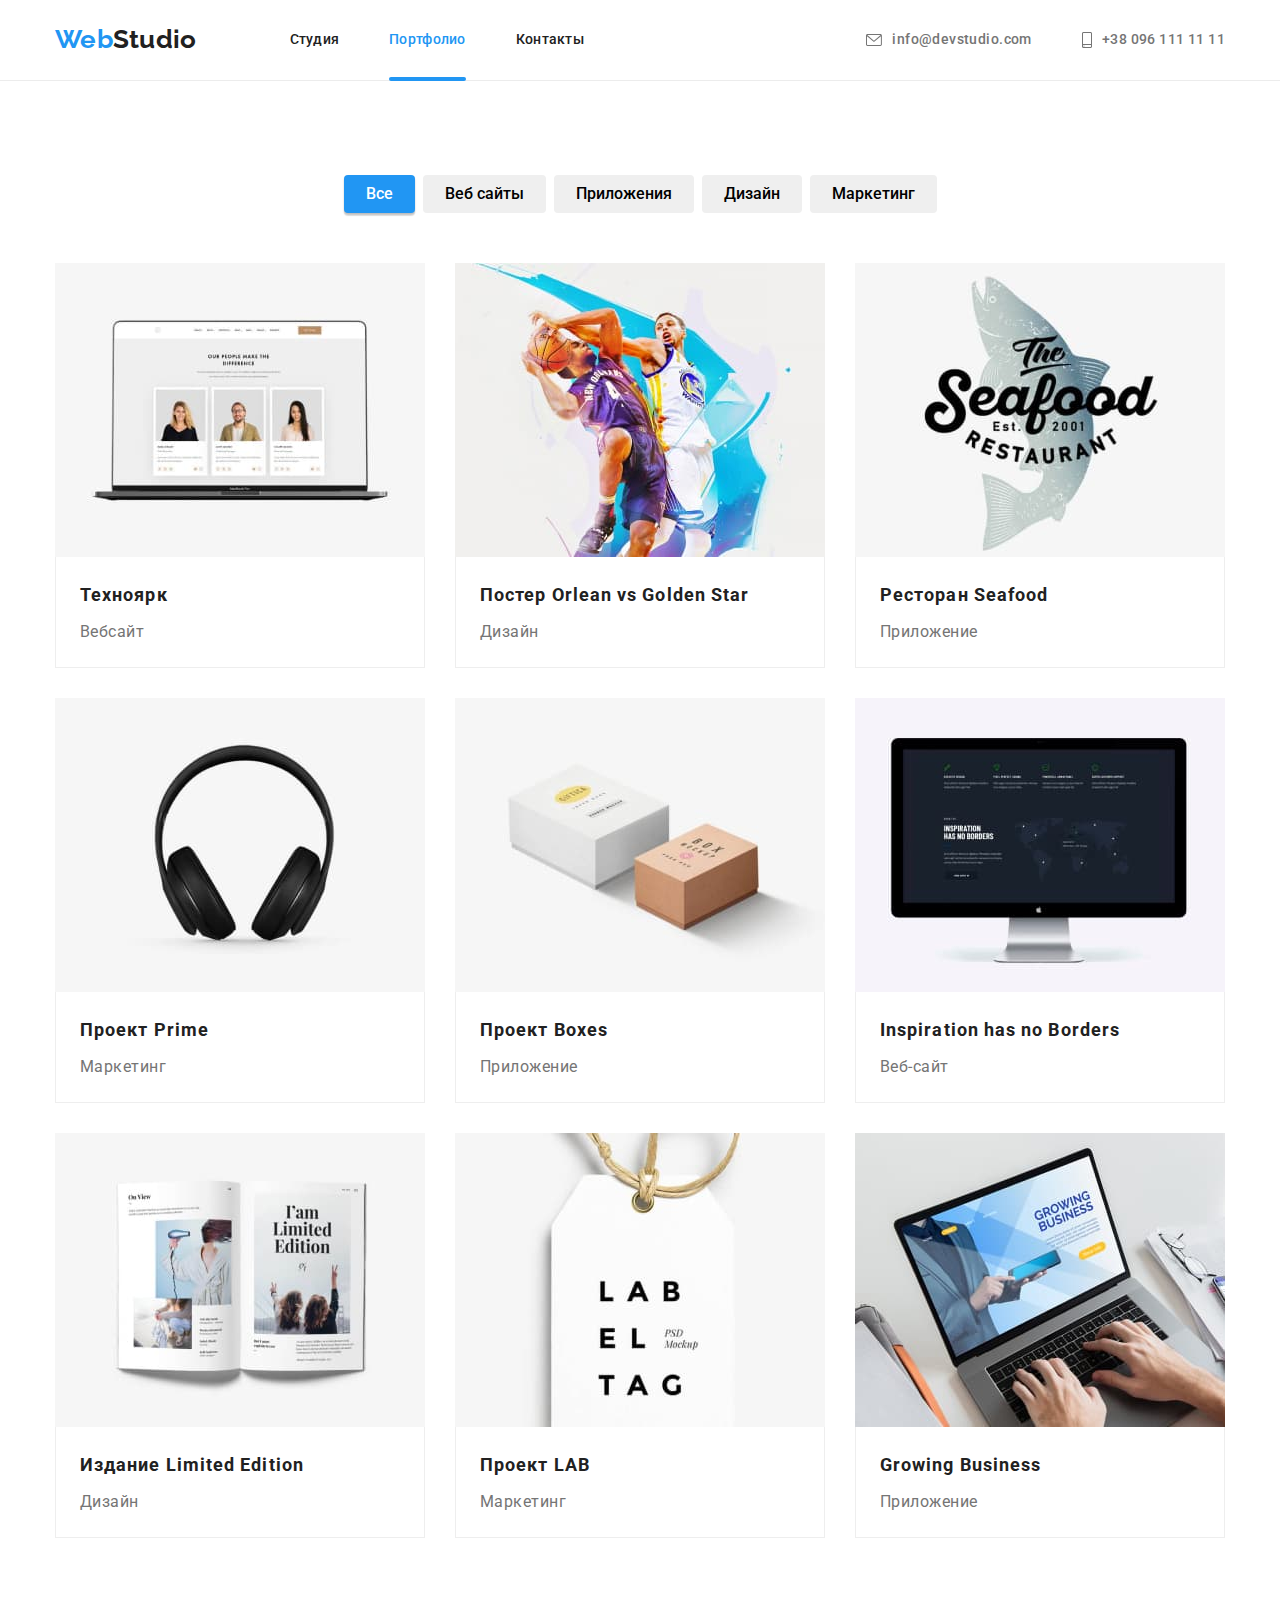
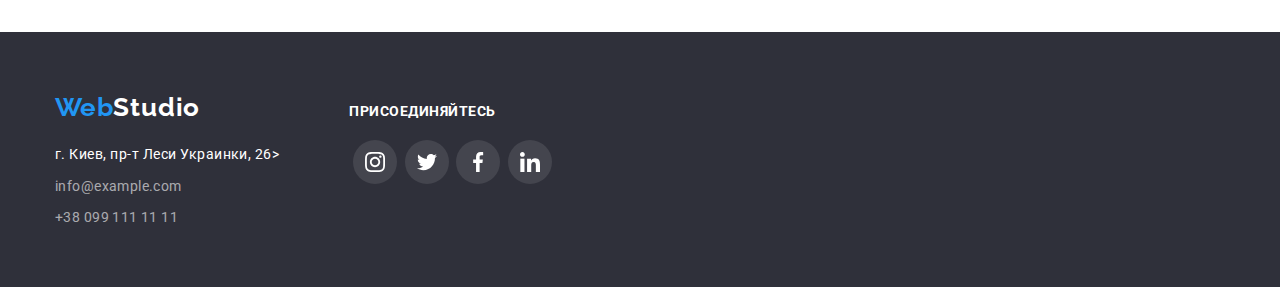
<file: portfolio.html>
<!DOCTYPE html>
<html lang="ru">
<head>
    <meta charset="UTF-8">
    <meta http-equiv="X-UA-Compatible" content="IE=edge">
    <meta name="viewport" content="width=device-width, initial-scale=1.0">
    <title>WebStudio</title>
    <link rel="preconnect" href="https://fonts.googleapis.com">
    <link rel="preconnect" href="https://fonts.gstatic.com" crossorigin>
    <link rel="stylesheet" href="https://fonts.googleapis.com/css2?family=Raleway:wght@700&amp;family=Roboto:wght@400;500;700;900&amp;display=swap">
    <link rel="stylesheet" href="https://cdnjs.cloudflare.com/ajax/libs/modern-normalize/1.1.0/modern-normalize.min.css">
    <link rel="stylesheet" href="./css/styles.css">
</head>
<body>
        <header class="header-border">
        
            <div class="link-nav container">
        
                <nav class="link-nav">
        
                    <a href="./index.html" class="logo-text" lang="en">Web<span class="logo-accent">Studio</span>
                    </a>
        
                    <ul class="list link-nav-menu">
        
                        <li class="nav-menu-item">
                            <a href="./index.html" class="link-nav link-nav-text link ">Студия</a>
                        </li>
        
                        <li class="nav-menu-item">
                            <a href="./portfolio.html" class="link-nav link-nav-text link current">Портфолио</a>
                        </li>
        
                        <li class="nav-menu-item">
                            <a href="" class="link-nav link-nav-text link">Контакты</a>
                        </li>
        
                    </ul>
                </nav>
        
        
                <ul class="list link-nav-contact">
                    <li class="nav-contact-item">
                        <a href="mailto:info@devstudio.com" class="contacts-text link">
                            <svg class="nav-icons" width="16" height="12">
                                <use href="./images/icons.svg#envelope-hover-2"></use>
                            </svg>
                            info@devstudio.com
                        </a>
                    </li>
                    <li class="nav-contact-item">
                        <a href="tel:+380961111111" class="contacts-text link">
                            <svg class="nav-icons" width="10" height="16">
                                <use href="./images/icons.svg#smartphone-8"></use>
                            </svg>
                            +38 096 111 11 11
                        </a>
                    </li>   
        
                </ul>
            </div>
        
        </header>
    <!--main-content-->
<main>
    <!--filter-list-->
    <section class="section">

        <div class="container">
            <!--Заголовок будет скрыт-->
            <h1 class="visually-hidden">Наши роботы</h1>
            
                <ul class="list works-buttons">
                    <li class="work-button-li">
                        <button type="button" class="filter-button button-current">Все</button>
                    </li>

                    <li class="work-button-li">
                        <button type="button" class="filter-button">Веб сайты</button>
                    </li>

                    <li class="work-button-li">
                        <button type="button" class="filter-button">Приложения</button>
                    </li>

                    <li class="work-button-li">
                        <button type="button" class="filter-button">Дизайн</button>
                    </li>

                    <li class="work-button-li">
                        <button type="button" class="filter-button">Маркетинг</button>
                    </li>
                </ul>

        <ul class="list cards">
            <li class="list cards-item">
                        <a href="" class="link our-product-link">
                        <div class="our-produkt-wrap">
                            <img class="img" src="./images/note-book.jpg" alt="открытый ноутбук" width="370" />
                            <p class="our-produkt-description">Технокряк это современная площадка распространения коронавируса. 
                                 Компании используют эту платформу для цифрового 
                                шпионажа и атак на защищённые сервера конкурентов.
                            </p>
                        </div>
                    <div class="text-box">
                        <h2 class="our-product-title" >Техноярк</h2>
                        <p class="our-product-text">Вебсайт</p>
                    </div>
                </a>
            </li>
            <li class="list cards-item">
                    <a href="" class="link our-product-link">
                    <div class="our-produkt-wrap">
                        <img src="./images/New-Orlean-vs-Golden-Star.jpg" alt="два баскетболиста борятся за мяч" width="370" />
                        <p class="our-produkt-description">Технокряк это современная площадка распространения коронавируса.
                            Компании используют эту платформу для цифрового
                            шпионажа и атак на защищённые сервера конкурентов.
                        </p>
                    </div>
                <div class="text-box">
                    <h2 class="our-product-title">Постер 
                        <span lang="en">Orlean vs Golden Star</span>
                    </h2>
                    <p class="our-product-text">Дизайн</p>
                </div>
            </a>
            </li>
            
            <li class="list cards-item">
                    <a href="" class="link our-product-link">
                    <div class="our-produkt-wrap">
                        <img src="./images/Seafood.jpg" alt="логотип ресторана сеафуд" width="370" />
                        <p class="our-produkt-description">Технокряк это современная площадка распространения коронавируса.
                            Компании используют эту платформу для цифрового
                            шпионажа и атак на защищённые сервера конкурентов.
                        </p>
                    </div>
                <div class="text-box">
                    <h2 class="our-product-title">Ресторан
                        <span lang="en">Seafood</span>
                    </h2>
                    <p class="our-product-text">Приложение</p>
                </div>
            </a>
            </li>
            
            <li class="list cards-item">
                    <a href="" class="link our-product-link">
                    <div class="our-produkt-wrap">
                        <img src="./images/head-fones-prime.jpg" alt="наушники" width="370"  />
                        <p class="our-produkt-description">Технокряк это современная площадка распространения коронавируса.
                            Компании используют эту платформу для цифрового
                            шпионажа и атак на защищённые сервера конкурентов.
                        </p>
                    </div>
                <div class="text-box">
                    <h2 class="our-product-title">Проект
                        <span lang="en">Prime</span>
                    </h2>
                    <p class="our-product-text">Маркетинг</p>
                </div>
            </a>
            </li>
            
            <li class="list cards-item">
                <a href="" class="link our-product-link">
                    <div class="our-produkt-wrap">
                        <img src="./images/boxes.jpg" alt="две коробки" width="370" />
                        <p class="our-produkt-description">Технокряк это современная площадка распространения коронавируса.
                            Компании используют эту платформу для цифрового
                            шпионажа и атак на защищённые сервера конкурентов.
                        </p>
                    </div>
                <div class="text-box">
                    <h2 class="our-product-title">Проект
                        <span lang="en">Boxes</span>
                    </h2>
                    <p class="our-product-text">Приложение</p>
                </div>
                </a>
            </li>
           
            <li class="list cards-item">
                    <a href="" class="link our-product-link">

                    <div class="our-produkt-wrap">
                        <img src="./images/mac.jpg" alt="включенный аймак" height="370" width="370" />
                        <p class="our-produkt-description">Технокряк это современная площадка распространения коронавируса.
                            Компании используют эту платформу для цифрового
                            шпионажа и атак на защищённые сервера конкурентов.
                        </p>
                    </div>
                <div class="text-box">
                    <h2 class="our-product-title" lang="en">Inspiration has no Borders</h2>
                    <p class="our-product-text">Веб-сайт</p>
                </div>
            </a>
            </li>
            <li class="list cards-item">
                    <a href="" class="link our-product-link">
                    <div class="our-produkt-wrap">
                        <img src="./images/magazine.jpg" alt="открытый журнал" width="370" />
                        <p class="our-produkt-description">Технокряк это современная площадка распространения коронавируса.
                                Компании используют эту платформу для цифрового
                                шпионажа и атак на защищённые сервера конкурентов.
                            </p>
                    </div>
                <div class="text-box">
                    <h2 class="our-product-title">Издание
                        <span lang="en">Limited Edition</span>
                    </h2>
                    <p class="our-product-text">Дизайн</p>
                </div>
                
            </a>
            </li>
            <li class="list cards-item">
                <a href="" class="link our-product-link">
                    <div class="our-produkt-wrap">
                        <img src="./images/labeltag.jpg" alt="бирка лебелтаг" width="370" />
                        <p class="our-produkt-description">Технокряк это современная площадка распространения коронавируса.
                            Компании используют эту платформу для цифрового
                            шпионажа и атак на защищённые сервера конкурентов.
                        </p>
                    </div>
                <div class="text-box">
                    <h2 class="our-product-title">Проект
                        <span lang="en">LAB</span>
                    </h2>
                    <p class="our-product-text">Маркетинг</p>
                </div>
            </a>
            </li>
            <li class="list cards-item">
                <a href="" class="link our-product-link">
                    <div class="our-produkt-wrap">
                        <img src="./images/growingbusiness.jpg" alt="человек печатает на ноутбуке" width="370" />
                        <p class="our-produkt-description">Технокряк это современная площадка распространения коронавируса.
                            Компании используют эту платформу для цифрового
                            шпионажа и атак на защищённые сервера конкурентов.
                        </p>
                    </div>
                <div class="text-box">
                    <h2 class="our-product-title" lang="en">Growing Business</h2>
                    <p class="our-product-text">Приложение</p>
                </div>
            </a>
            </li>
        </ul>
    </div>
    </section>
</main>
<!--Контакты-->
<footer class="footer">
    <div class="container footer-container">
        <div>
            <a class="logo-text-footer link" href="./index.html" lang="en">Web<span
                    class="logo-accent-footer">Studio</span>
            </a>
            <address class="">
                <ul class="addres-ul list">
                    <li class="footer-link">
                        <a href="https://goo.gl/maps/hZzf7caE62ZYmh6s7" target="_blank" rel="noopener noreferrer"
                            class="address link"> г. Киев, пр-т
                            Леси Украинки, 26>
                    </li>

                    <li class="footer-link">
                        <a href="mailto:info@example.com" class="contact-text-footer link">info@example.com</a>
                    </li>

                    <li class="footer-link">
                        <a href="tel:+380991111111" class="contact-text-footer link">+38 099 111 11 11</a>
                    </li>

                </ul>
            </address>
        </div>

        <div class="footer-icons">
            <h2 class="footer-social-title">ПРИСОЕДИНЯЙТЕСЬ</h2>
            <ul class="list footer-social-list">
                <li>
                    <a class="footer-social-link link" href="">
                        <svg class="team-icon" width="20" height="20">
                            <use href="./images/icons.svg#instagram-2-1"></use>
                        </svg>
                    </a>
                </li>
                <li>
                    <a class="footer-social-link link" href="">
                        <svg class="team-icon" width="20" height="20">
                            <use href="./images/icons.svg#twitter-1-1"></use>
                        </svg>
                    </a>
                </li>
                <li>
                    <a class="footer-social-link link" href="">
                        <svg class="team-icon" width="20" height="20">
                            <use href="./images/icons.svg#facebook-1"></use>
                        </svg>
                    </a>
                </li>
                <li>
                    <a class="footer-social-link link" href="">
                        <svg class="team-icon" width="20" height="20">
                            <use href="./images/icons.svg#linkedin-1"></use>
                        </svg>
                    </a>
                </li>

            </ul>

        </div>



    </div>

</footer>
</body>
</html>
</file>
<file: css/styles.css>
:root {
  --background-color: #2f303a;
  --main-text-color: #212121;
  --second-text-color: #757575;
  --accent-color: #2196f3;
  --first-button-text-color: #212121;
  --second-button-text-color: #ffffff;
  --animation-duration: 300ms;
  --timing-function: cubic-bezier(0.4, 0, 0.2, 1);
}

body {
  margin: 0;
  background-color: var(--second-button-text-color);
  font-family: "Roboto", sans-serif;
  letter-spacing: 0.03em;
  color: var(--main-text-color);
}

h1,
h2,
h3,
h4,
h5,
h6,
p,
ul {
  margin: 0;
  padding: 0;
}

img {
  display: block;
  max-width: 100%;
  height: auto;
}

*,
::after,
::before {
  box-sizing: border-box;
}
.visually-hidden {
  position: absolute;
  width: 1px;
  height: 1px;
  margin: -1px;
  border: 0;
  padding: 0;
  white-space: nowrap;
  clip-path: inset(100%);
  clip: rect(0 0 0 0);
  overflow: hidden;
}

.title {
  font-weight: 700;
  font-size: 36px;
  line-height: 1.17;
  text-align: center;
}

/*---------BODY---------*/
.header-border {
  border-bottom: 1px solid #ececec;
}

.logo-text {
  padding: 24px 0;
  font-family: "Raleway", sans-serif;
  font-weight: 700;
  font-size: 26px;
  line-height: 1.19;
  text-decoration: none;
  color: var(--accent-color);
}
.logo-accent {
  color: var(--main-text-color);
}
.list {
  list-style: none;
}

.link {
  text-decoration: none;
}

.container {
  width: 1200px;
  padding-left: 15px;
  padding-right: 15px;
  margin-right: auto;
  margin-left: auto;
}

.link-nav-flex {
  display: flex;
}

.link-nav {
  display: flex;
  font-size: 14px;
  font-weight: 500;
  line-height: 1.14;
  letter-spacing: 0.02em;
  color: var(--main-text-color);
  transition: color var(--animation-duration) var(--timing-function);
}

.link-nav:hover,
.link-nav:focus,
.current {
  color: var(--accent-color);
}

.link-nav-menu {
  display: flex;
  align-items: center;
  margin-left: 93px;
}

.link-nav-contact {
  margin-left: auto;
  display: flex;
  align-items: center;
}

.nav-menu-item:not(:first-child) {
  margin-left: 50px;
}

.nav-menu-item {
  position: relative;
}

.link-nav-text {
  padding: 32px 0;
}

.link-nav.current::after {
  content: "";
  position: absolute;

  width: 100%;
  height: 4px;
  background-color: var(--accent-color);
  border-radius: 4px;
  bottom: -1px;
}

.contacts-text {
  padding: 32px 0;
  display: flex;
  align-items: center;
  font-style: normal;
  font-weight: 500;
  font-size: 14px;
  line-height: 1.14;
  letter-spacing: 0.03em;
  color: var(--second-text-color);
  cursor: pointer;
  transition: color var(--animation-duration) var(--timing-function);
}

.nav-contact-item:not(:first-child) {
  margin-left: 50px;
}

.contacts-text:hover,
.contacts-text:focus {
  color: var(--accent-color);
}

.contacts-text:hover,
.contacts-text:focus {
  fill: var(--accent-color);
}

.nav-icons {
  margin-right: 10px;
  fill: currentColor;
}

.filter-button {
  font-family: "Roboto", sans-serif;
  font-weight: 500;
  font-size: 16px;
  line-height: 1.62;

  border: none;
  border-radius: 4px;
}

.filter-button:hover,
.filter-button:focus {
  color: var(--second-button-text-color);
  background-color: var(--accent-color);
  cursor: pointer;
}

.button-current {
  color: var(--second-button-text-color);
  background-color: var(--accent-color);
  box-shadow: 0px 3px 1px rgba(0, 0, 0, 0.1), 0px 1px 2px rgba(0, 0, 0, 0.08),
    0px 2px 2px rgba(0, 0, 0, 0.12);
}

.our-product-type {
  color: var(--second-text-color);
}

/*-------Стили index.html--------*/

.hero {
  width: 1600px;
  background-image: linear-gradient(
      rgba(47, 48, 58, 0.4),
      rgba(47, 48, 58, 0.4)
    ),
    URL(../images/hero-backgraund.jpg);
  padding: 200px 0;
  background-color: var(--background-color);
  flex-grow: 1;
  background-repeat: no-repeat;
  background-size: contain;
  margin-right: auto;
  margin-left: auto;
}

.hero-text {
  height: 120px;
  width: 696px;
  top: 280px;
  margin-left: 226px;
  margin-bottom: 30px;

  font-weight: 900;
  font-size: 44px;
  line-height: 1.36;
  text-align: center;
  letter-spacing: 0.06em;
  text-transform: uppercase;
  color: var(--second-button-text-color);
}

.main-button {
  display: block;
  margin: auto;
  padding: 10px 32px;
  font-family: "Roboto", sans-serif;
  font-weight: 700;
  font-size: 16px;
  line-height: 1.87;
  letter-spacing: 0.06em;
  color: var(--second-button-text-color);
  background-color: var(--accent-color);
  cursor: pointer;
  text-align: center;
  border: none;
  border-radius: 4px;
  box-shadow: 0px 4px 4px rgba(0, 0, 0, 0.15);
  transition: background-color var(--animation-duration) var(--timing-function);
}

.main-button:focus,
.main-button:hover {
  background-color: #188ce8;
}

.advantages-section {
  padding: 94px 0;
}

.advantages-item {
  width: 270px;
}

.advantages-items {
  display: flex;
  justify-content: center;
}

.advantages-item:not(:first-child) {
  margin-left: 30px;
}
.advantage-list {
  font-size: 14px;
  font-weight: 700;
  line-height: 1.14;
  text-transform: uppercase;

  margin-bottom: 10px;
}

.advantages-text {
  font-size: 14px;
  line-height: 1.71;
  color: var(--second-text-color);
}

.advantages-card-icon {
  height: 120px;

  display: flex;
  align-items: center;
  justify-content: center;
  margin-bottom: 30px;
  border-radius: 4px;
  background-color: rgba(245, 244, 250, 1);
}

/*-------WEDO--------*/

.wedo {
  padding-top: 0;
  padding-bottom: 94px;
}
.wedo-title {
  margin-bottom: 50px;
}

.wedo-ul {
  display: flex;
  justify-content: center;
}

.wedo-list:not(:first-child) {
  margin-left: 30px;
}

.wedo-list {
  position: relative;
}

.wedo-backdrop {
  position: absolute;
  width: 100%;
  height: 70px;
  bottom: 0;
  display: flex;
  justify-content: center;
  align-items: center;
  color: var(--second-button-text-color);
  text-align: center;
  background: #2f303acc;
}
.wedo-prodyct {
  font-size: 14px;
  font-weight: 700;
  line-height: 1.14;
  text-transform: uppercase;
}

/*--------TEAM-----------*/
.team {
  background-color: #f5f4fa;
  padding-top: 94px;
  padding-bottom: 94px;
}

.our-team {
  margin-bottom: 50px;
}

.team-ul {
  display: flex;
  justify-content: center;
}

.team-list:not(:first-child) {
  margin-left: 30px;
}

.team-list {
  background-color: var(--second-button-text-color);
  box-shadow: 0px 1px 3px rgba(0, 0, 0, 0.12), 0px 1px 1px rgba(0, 0, 0, 0.14),
    0px 2px 1px rgba(0, 0, 0, 0.2);
  border-radius: 0px 0px 4px 4px;
}

.team-title {
  font-size: 16px;
  line-height: 1.19;
  margin-bottom: 10px;
  text-align: center;
}
.team-role {
  margin-bottom: 16px;
  text-align: center;
  font-size: 16px;
  line-height: 1.19;
  color: var(--second-text-color);
}

.team-item-role {
  font-size: 16px;
  line-height: 1.19;
  color: var(--primary-text-color);
  text-align: center;
  margin-bottom: 16px;
}

.team-social-list {
  display: flex;
  justify-content: space-between;
}

.team-social-link {
  display: block;
  border-radius: 50%;
  width: 44px;
  height: 44px;

  display: flex;
  align-items: center;
  justify-content: center;

  background-color: transparent;
  color: #afb1b8;
  transition: background-color var(--animation-duration) var(--timing-function);
}
.team-social-link:hover,
.team-social-link:focus {
  color: var(--second-button-text-color);
  background-color: var(--accent-color);
}

.team-icon {
  fill: currentColor;
}

.team-icon:hover {
  fill: var(--second-button-text-color);
}
.team-item-text {
  padding: 30px 32px;
}

/*-----КЛИЕНТЫ------*/

.clients {
  padding-top: 94px;
  padding-bottom: 94px;
}
.clients-title {
  margin-top: 0;
  margin-bottom: 50px;
}

.clients-list {
  display: flex;
  align-items: center;
  justify-content: space-between;
}
.clients-link {
  width: 170px;
  height: 92px;

  display: flex;
  align-items: center;
  justify-content: center;
  border-radius: 4px;
  border: #afb1b8 1px solid;
  cursor: pointer;
  color: #afb1b8;
  transition: color var(--animation-duration) var(--timing-function);
}

.clients-logo {
  fill: currentColor;
}

.clients-link:hover,
.clients-link:focus {
  color: var(--accent-color);
  border-color: var(--accent-color);
}

/*-----PORTFOLIO-STYLES---*/

.section {
  padding: 94px 0;
}

.works-buttons {
  display: flex;
  justify-content: center;
  margin-bottom: 50px;
}
.work-button-li:not(:first-child) {
  margin-left: 8px;
}
.filter-button {
  padding: 6px 22px 6px 22px;
}

.cards {
  display: flex;
  flex-wrap: wrap;
  margin-left: -30px;
  margin-top: -30px;
}
.cards > .cards-item {
  flex-basis: calc(100% / 3 - 30px);
  margin-left: 30px;
  margin-top: 30px;
}

.our-produkt-wrap {
  overflow: hidden;
}

.cards-item:hover .our-produkt-description {
  transform: translateY(0);
}
.our-product-link:focus .our-produkt-description {
  transform: translateY(0);
}

.our-produkt-wrap {
  width: 100%;

  position: relative;
}

.our-produkt-description {
  position: absolute;
  top: 0;
  left: 0;
  padding: 63px 24px;
  font-size: 18px;
  font-weight: 400;
  line-height: 1.56;
  text-align: center;
  color: var(--second-button-text-color);
  background-color: #2196f3e5;
  height: 100%;

  transform: translateY(100%);
  transition: transform var(--animation-duration);
}

.our-product-title {
  font-weight: 700;
  font-size: 18px;
  line-height: 2;
  letter-spacing: 0.06em;
  margin-bottom: 4px;
  color: var(--main-text-color);
}
.our-product-text {
  font-size: 16px;
  line-height: 1.87;
  color: var(--second-text-color);
}

.text-box {
  padding: 20px 24px;
  border-right: 1px solid #eeeeee;
  border-bottom: 1px solid #eeeeee;
  border-left: 1px solid #eeeeee;
}
.our-product-link {
  width: 100%;
  height: 100%;
  display: block;
}
.our-product-link:hover,
.our-product-link:focus {
  box-shadow: 0px 1px 1px rgb(0 0 0 / 12%), 0px 4px 4px rgb(0 0 0 / 6%),
    1px 4px 6px rgb(0 0 0 / 16%);
}

/*------FOOTER---------*/

.footer {
  padding-top: 60px;
  padding-bottom: 60px;
  background-color: #2f303a;
}

.address {
  margin-bottom: 9px;
  font-size: 14px;
  line-height: 1.71;
  font-style: normal;
  color: var(--second-button-text-color);
}

.logo-accent-footer {
  font-family: "Raleway";
  font-weight: 700;
  font-size: 26px;
  line-height: 1.19;
  letter-spacing: 0.03em;
  cursor: pointer;
  text-decoration: none;
  color: var(--second-button-text-color);
}
.logo-text-footer {
  display: block;
  margin-bottom: 20px;
  font-family: "Raleway", sans-serif;
  font-weight: 700;
  font-size: 26px;
  line-height: 1.19;
  text-decoration: none;
  color: var(--accent-color);
}

.contact-text-footer {
  margin-bottom: 9px;
  font-style: normal;
  font-weight: 400;
  font-size: 14px;
  line-height: 1.14;
  letter-spacing: 0.03em;
  color: rgba(255, 255, 255, 0.6);
  transition: color var(--animation-duration) var(--timing-function);
}
.contact-text-footer:hover,
.contact-text-footer:focus,
.current {
  color: var(--accent-color);
}

.footer-link:not(:last-child) {
  margin-bottom: 9px;
}

.footer-icons {
  min-width: 206px;
  min-height: 80px;
  margin-left: 70px;
}

.footer-social-list {
  display: flex;
  align-items: center;
  justify-content: space-around;
}

.footer-social-title {
  font-weight: 700;
  font-size: 14px;
  line-height: 1.14;
  margin-bottom: 20px;

  color: var(--second-button-text-color);
  text-transform: uppercase;
}
.footer-container {
  display: flex;
  align-items: baseline;
}

.footer-social-link {
  display: block;
  border-radius: 50%;
  width: 44px;
  height: 44px;

  display: flex;
  align-items: center;
  justify-content: center;
  background-color: rgba(255, 255, 255, 0.1);
  color: var(--second-button-text-color);
  transition: background-color var(--animation-duration) var(--timing-function);
}
.footer-social-link:hover,
.footer-social-link:focus {
  fill: var(--second-button-text-color);
  background-color: var(--accent-color);
}
</file>
